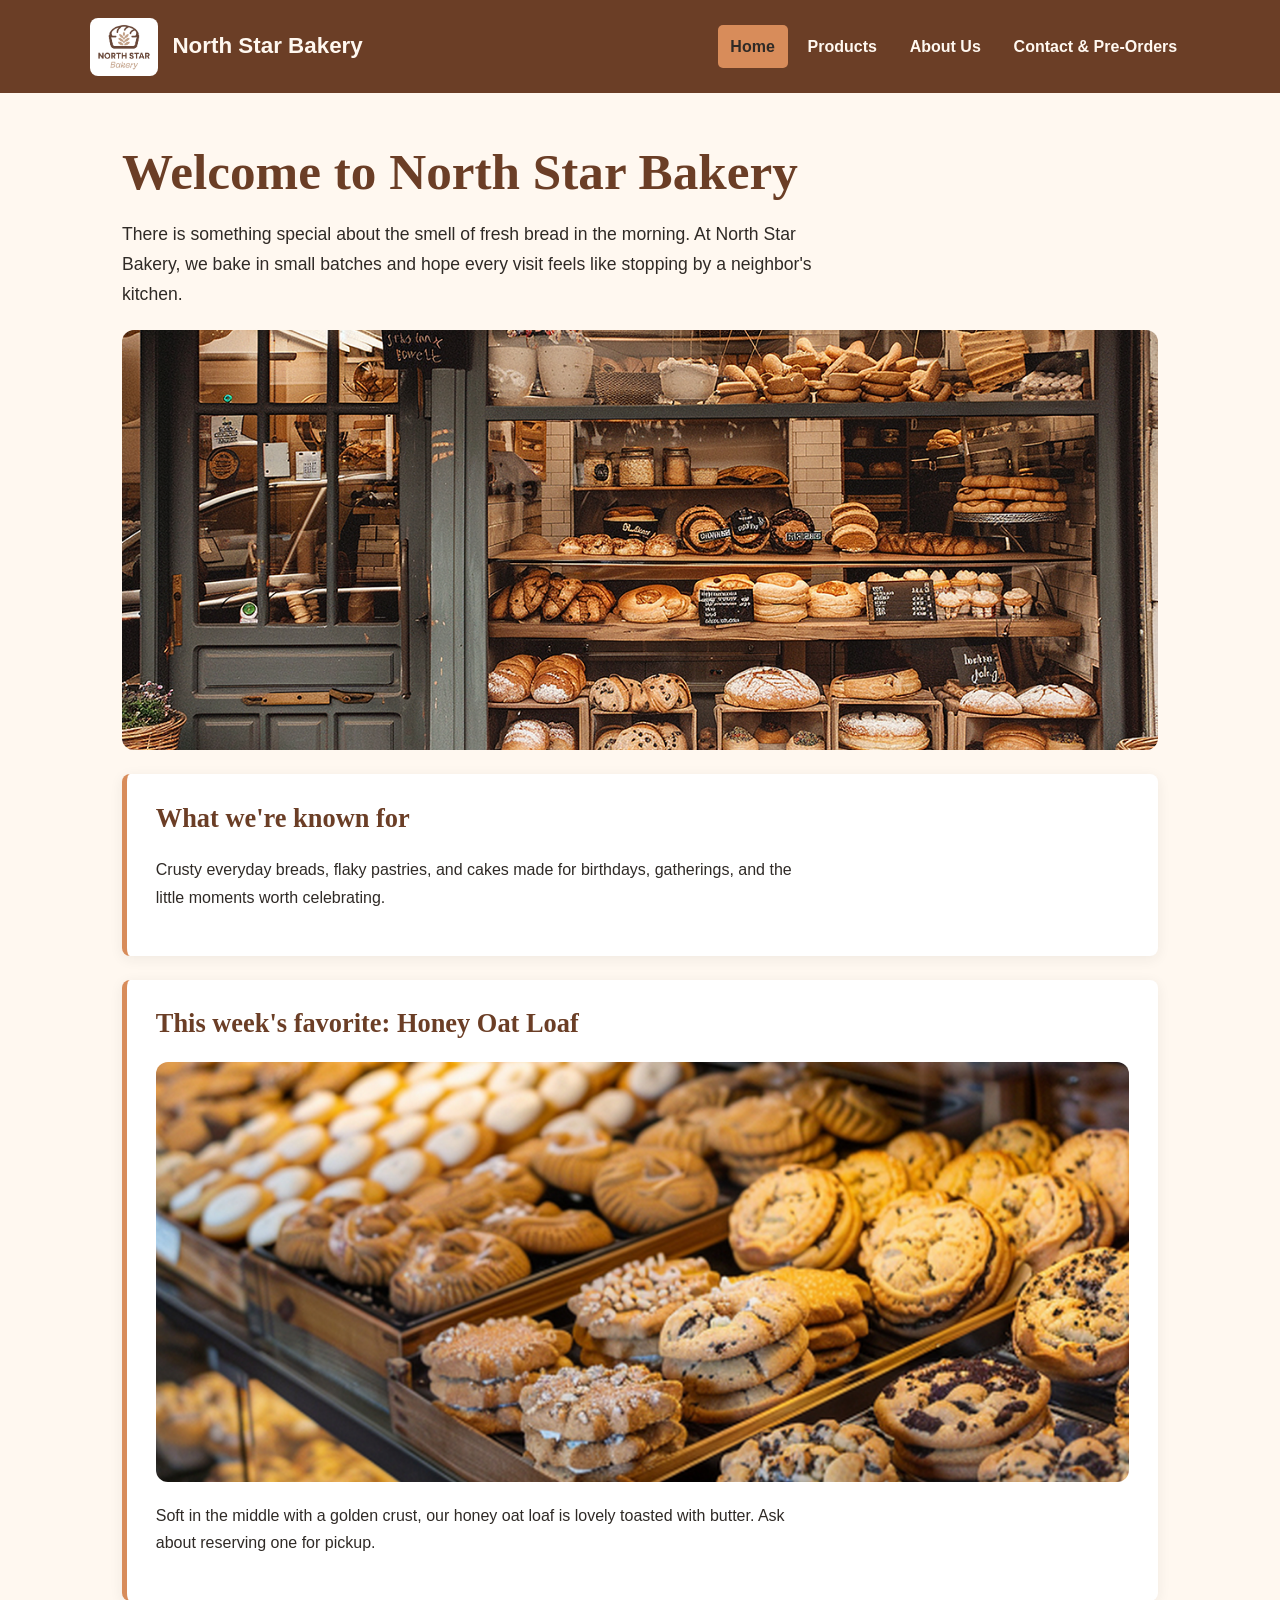
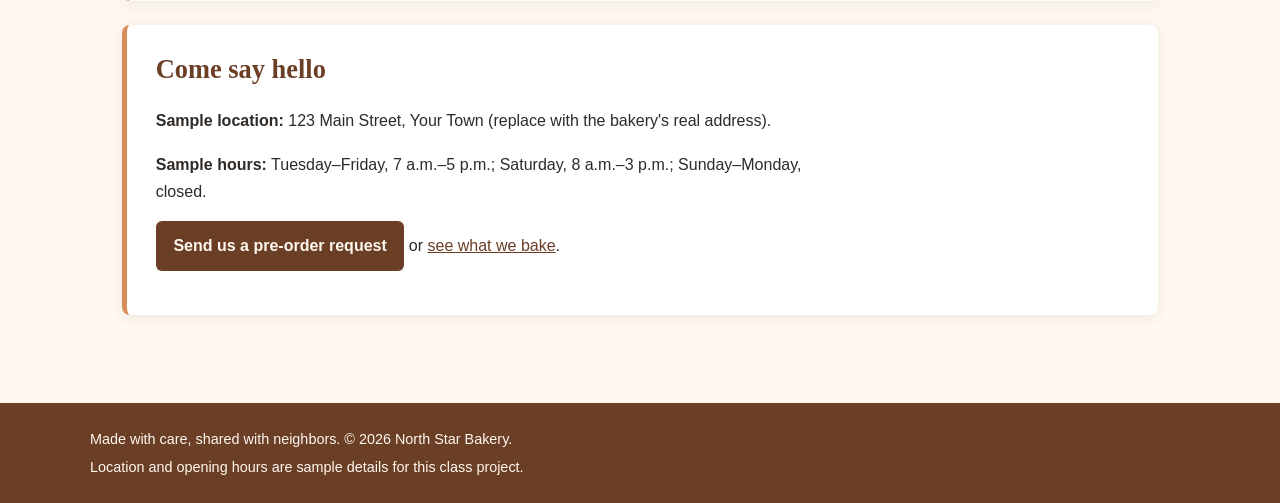
<file: index.html>
<!DOCTYPE html>
<html lang="en">
<head>
  <meta charset="UTF-8">
  <meta name="viewport" content="width=device-width, initial-scale=1.0">

  <title>Home | North Star Bakery</title>

  <link rel="stylesheet" href="styles.css">

  <style>
    .homepage-image {
      display: block;
      max-width: 100%;
      height: auto;
      border-radius: 12px;
      margin: 20px 0;
    }
  </style>
</head>

<body>
  <header>
    <div class="brand">
      <img
        src="assets/bakery-logo_c.png"
        alt="North Star Bakery logo"
        width="90"
      >
      <span>North Star Bakery</span>
    </div>

    <nav aria-label="Main navigation">
      <a href="index.html" aria-current="page">Home</a>
      <a href="products.html">Products</a>
      <a href="about.html">About Us</a>
      <a href="contact.html">Contact &amp; Pre-Orders</a>
    </nav>
  </header>

  <main>
    <h1>Welcome to North Star Bakery</h1>

    <p>
      There is something special about the smell of fresh bread
      in the morning. At North Star Bakery, we bake in small
      batches and hope every visit feels like stopping by a
      neighbor's kitchen.
    </p>

    <img
      class="homepage-image"
      src="assets/bakery-storefront_c.png"
      alt="Front entrance of North Star Bakery, welcoming customers inside"
    >

    <section aria-labelledby="specialties-heading">
      <h2 id="specialties-heading">What we're known for</h2>

      <p>
        Crusty everyday breads, flaky pastries, and cakes made
        for birthdays, gatherings, and the little moments worth
        celebrating.
      </p>
    </section>

    <section aria-labelledby="featured-heading">
      <h2 id="featured-heading">
        This week's favorite: Honey Oat Loaf
      </h2>

      <picture>
        <source
          media="(min-width: 700px)"
          srcset="assets/bakery-feature-large_c.png"
        >
        <img
          class="homepage-image"
          src="assets/bakery-feature-small_c.png"
          alt="Featured freshly baked honey oat loaf on a wooden board"
          loading="lazy"
        >
      </picture>

      <p>
        Soft in the middle with a golden crust, our honey oat
        loaf is lovely toasted with butter. Ask about reserving
        one for pickup.
      </p>
    </section>

    <section aria-labelledby="visit-heading">
      <h2 id="visit-heading">Come say hello</h2>

      <p>
        <strong>Sample location:</strong>
        123 Main Street, Your Town
        (replace with the bakery's real address).
      </p>

      <p>
        <strong>Sample hours:</strong>
        Tuesday–Friday, 7 a.m.–5 p.m.;
        Saturday, 8 a.m.–3 p.m.;
        Sunday–Monday, closed.
      </p>

      <p>
        <a class="cta" href="contact.html">
          Send us a pre-order request
        </a>
        or
        <a href="products.html">see what we bake</a>.
      </p>
    </section>
  </main>

  <footer>
    <p>
      Made with care, shared with neighbors.
      &copy; 2026 North Star Bakery.
    </p>

    <p>
      Location and opening hours are sample details
      for this class project.
    </p>
  </footer>
</body>
</html>
</file>
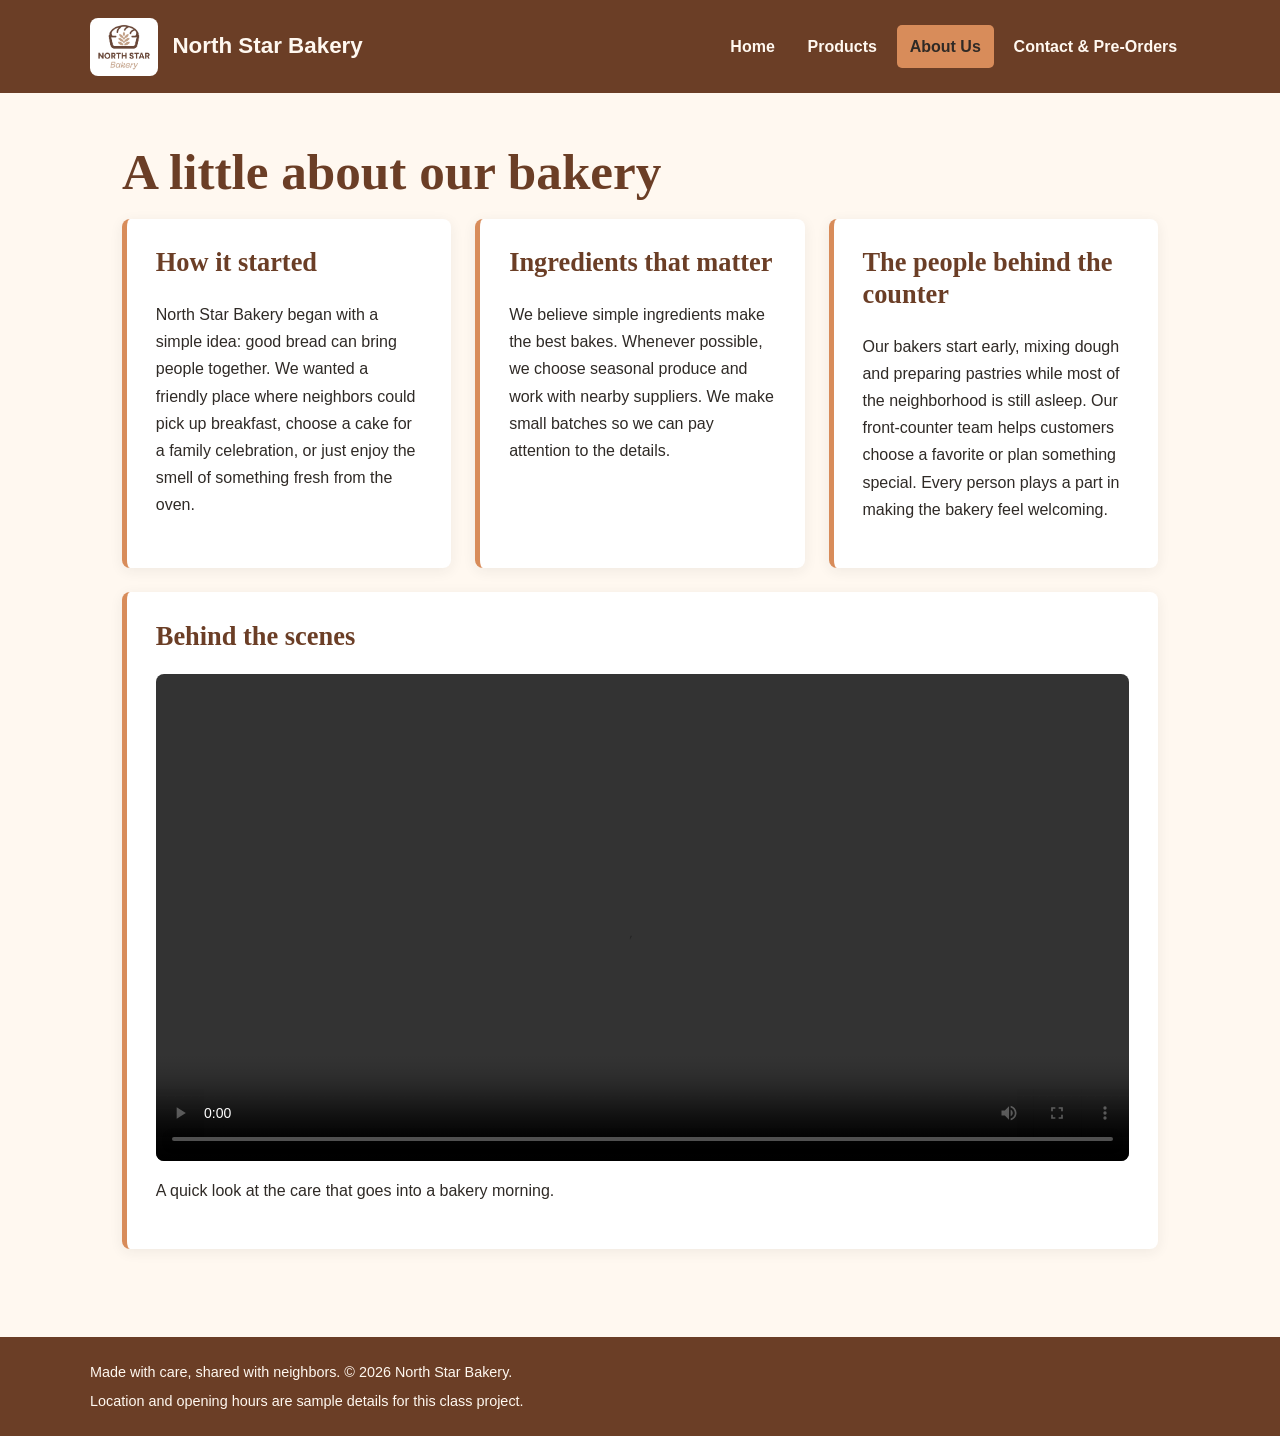
<file: about.html>
<!DOCTYPE html>
<html lang="en">
 <head>
  <meta charset="utf-8"/>
  <meta content="width=device-width, initial-scale=1.0" name="viewport"/>
  <title>
   About Us | North Star Bakery
  </title>
  <link href="styles.css" rel="stylesheet"/>
 </head>
 <body>
  <header>
   <div class="brand">
    <img alt="North Star Bakery logo" src="assets/bakery-logo_c.png" width="90"/>
    <span>
     North Star Bakery
    </span>
   </div>
   <nav aria-label="Main navigation">
    <a href="index.html">
     Home
    </a>
    <a href="products.html">
     Products
    </a>
    <a aria-current="page" href="about.html">
     About Us
    </a>
    <a href="contact.html">
     Contact &amp; Pre-Orders
    </a>
   </nav>
  </header>
  <main>
   <h1>
    A little about our bakery
   </h1>
   <div class="content-grid">
    <section>
     <h2>
      How it started
     </h2>
     <p>
      North Star Bakery began with a simple idea: good bread can bring people together. We wanted a friendly place where neighbors could pick up breakfast, choose a cake for a family celebration, or just enjoy the smell of something fresh from the oven.
     </p>
    </section>
    <section>
     <h2>
      Ingredients that matter
     </h2>
     <p>
      We believe simple ingredients make the best bakes. Whenever possible, we choose seasonal produce and work with nearby suppliers. We make small batches so we can pay attention to the details.
     </p>
    </section>
    <section>
     <h2>
      The people behind the counter
     </h2>
     <p>
      Our bakers start early, mixing dough and preparing pastries while most of the neighborhood is still asleep. Our front-counter team helps customers choose a favorite or plan something special. Every person plays a part in making the bakery feel welcoming.
     </p>
    </section>
   </div>
   <section>
    <h2>
     Behind the scenes
    </h2>
    <video controls width="100%">
  <source src="assets/bakery-behind-scenes_c.mp4" type="video/mp4">
  Your browser does not support video playback.
</video>
    <p>
     A quick look at the care that goes into a bakery morning.
    </p>
   </section>
  </main>
  <footer>
   <p>
    Made with care, shared with neighbors. © 2026 North Star Bakery.
   </p>
   <p>
    Location and opening hours are sample details for this class project.
   </p>
  </footer>
 </body>
</html>
</file>
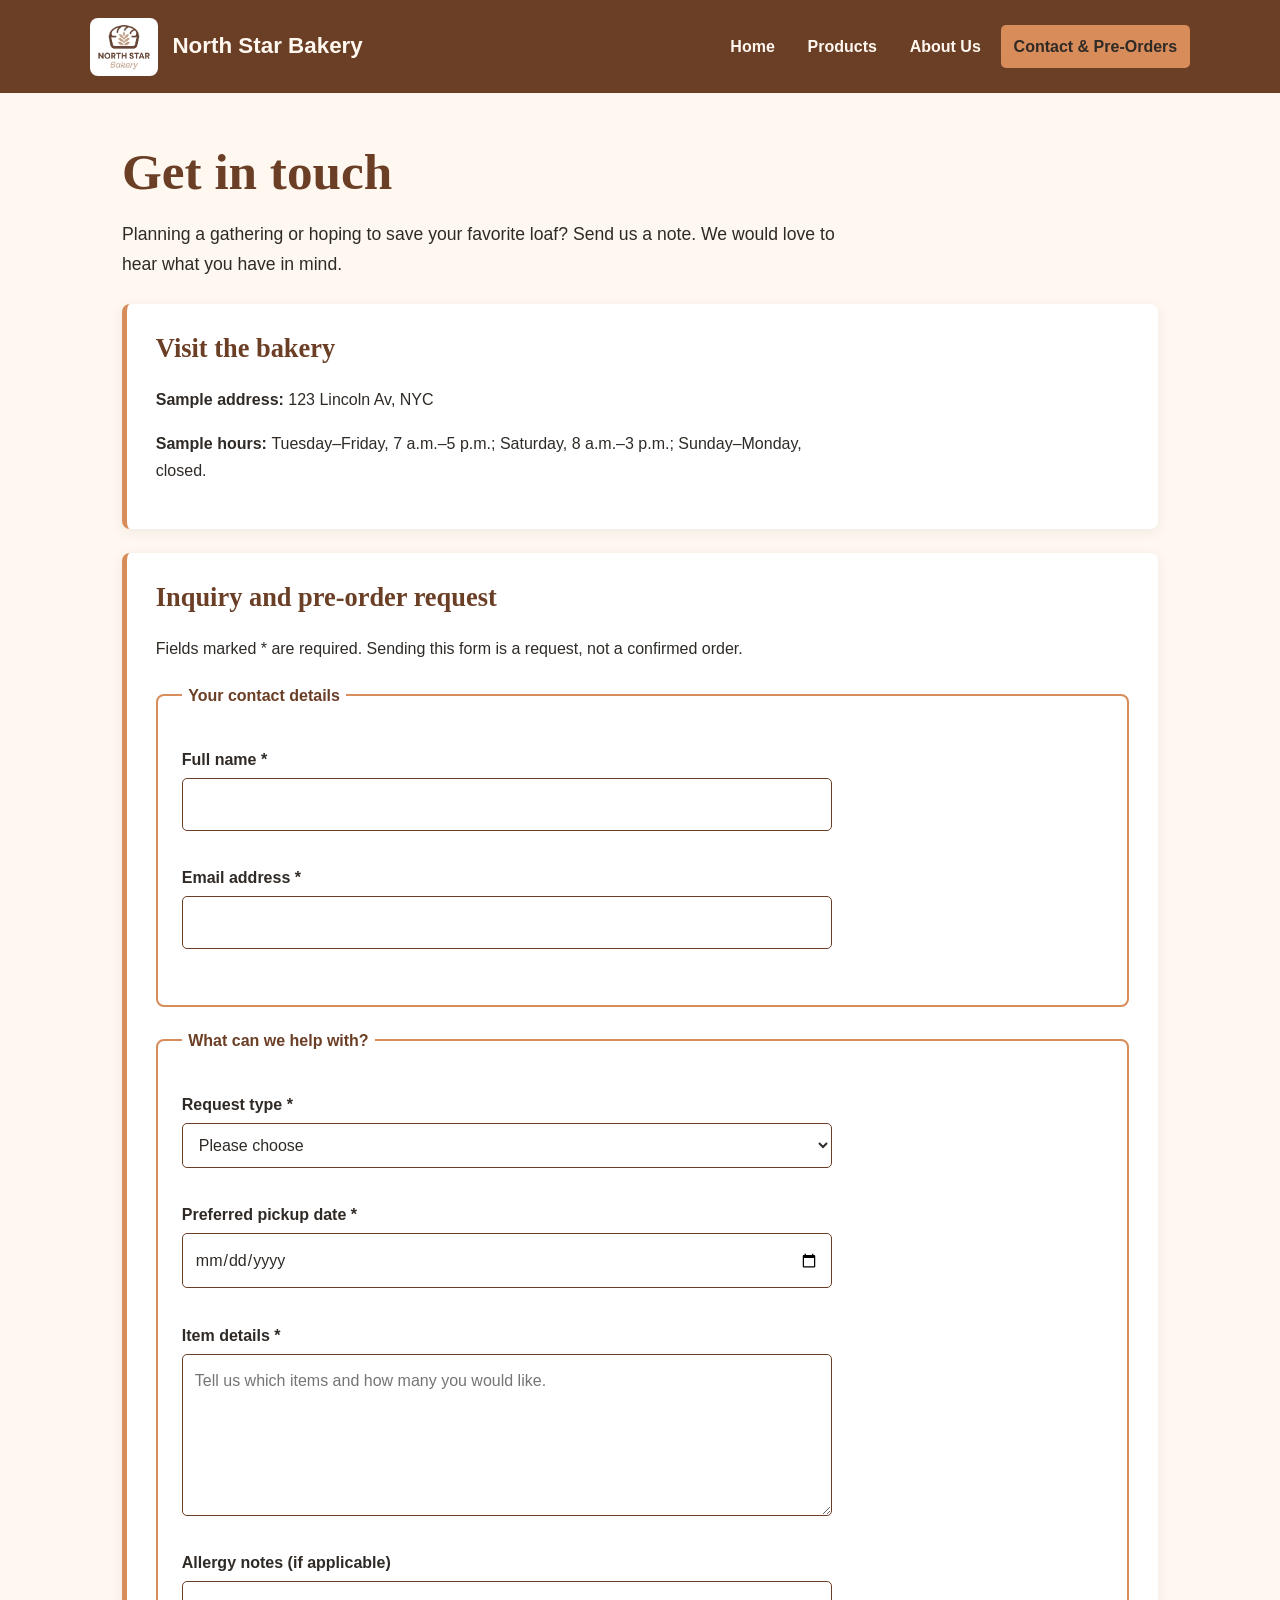
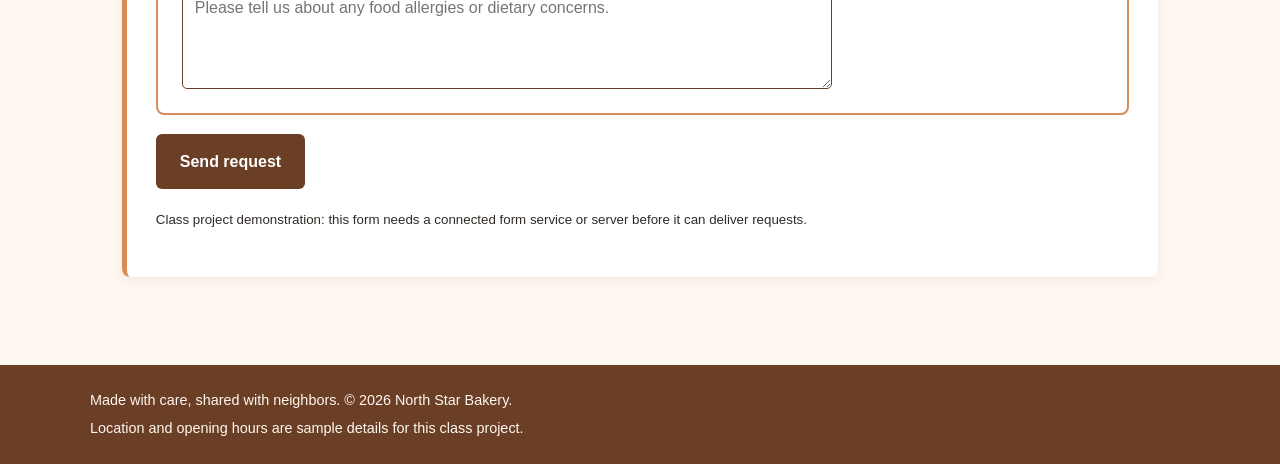
<file: contact.html>
<!DOCTYPE html>

<html lang="en">
<head>
<meta charset="utf-8"/>
<meta content="width=device-width, initial-scale=1.0" name="viewport"/>
<title>
   Contact &amp; Pre-Orders | North Star Bakery
  </title>
<link href="styles.css" rel="stylesheet"/>
</head>
<body>
<header>
<div class="brand">
<img alt="North Star Bakery logo" src="assets/bakery-logo_c.png" width="90"/>
<span>
     North Star Bakery
    </span>
</div>
<nav aria-label="Main navigation">
<a href="index.html">
     Home
    </a>
<a href="products.html">
     Products
    </a>
<a href="about.html">
     About Us
    </a>
<a aria-current="page" href="contact.html">
     Contact &amp; Pre-Orders
    </a>
</nav>
</header>
<main>
<h1>
    Get in touch
   </h1>
<p>
    Planning a gathering or hoping to save your favorite loaf? Send us a note. We would love to hear what you have in mind.
   </p>
<section>
<h2>
     Visit the bakery
    </h2>
<p>
<strong>
      Sample address:
     </strong>
     123 Lincoln Av, NYC
    </p>
<p>
<strong>
      Sample hours:
     </strong>
     Tuesday–Friday, 7 a.m.–5 p.m.; Saturday, 8 a.m.–3 p.m.; Sunday–Monday, closed.
    </p>
</section>
<section>
<h2>
     Inquiry and pre-order request
    </h2>
<p>
     Fields marked * are required. Sending this form is a request, not a confirmed order.
    </p>
<form action="#" id="inquiry-form" method="post" novalidate="novalidate">
<fieldset>
<legend>
       Your contact details
      </legend>
<label for="name">
       Full name *
      </label>
<input aria-describedby="name-error" autocomplete="name" id="name" minlength="2" name="name" required="" type="text"/><span aria-live="polite" class="field-error" id="name-error"></span>
<label for="email">
       Email address *
      </label>
<input aria-describedby="email-error" autocomplete="email" id="email" name="email" required="" type="email"/><span aria-live="polite" class="field-error" id="email-error"></span>
</fieldset>
<fieldset>
<legend>
       What can we help with?
      </legend>
<label for="request">
       Request type *
      </label>
<select aria-describedby="request-error" id="request" name="request_type" required="">
<option value="">
        Please choose
       </option>
<option value="preorder">
        Pre-order
       </option>
<option value="question">
        General question
       </option>
</select><span aria-live="polite" class="field-error" id="request-error"></span>
<label for="pickup">
       Preferred pickup date *
      </label>
<input aria-describedby="pickup-error" id="pickup" name="pickup_date" required="" type="date"/><span aria-live="polite" class="field-error" id="pickup-error"></span>
<label for="details">
       Item details *
      </label>
<textarea aria-describedby="details-error" id="details" minlength="5" name="item_details" placeholder="Tell us which items and how many you would like." required="" rows="5"></textarea><span aria-live="polite" class="field-error" id="details-error"></span>
<label for="allergies">
       Allergy notes (if applicable)
      </label>
<textarea id="allergies" name="allergy_notes" placeholder="Please tell us about any food allergies or dietary concerns." rows="3"></textarea>
</fieldset>
<button type="submit">
      Send request
     </button>
<p>
<small>
       Class project demonstration: this form needs a connected form service or server before it can deliver requests.
      </small>
</p>
<p aria-live="polite" id="form-status" role="status"></p></form>
</section>
</main>
<footer>
<p>
    Made with care, shared with neighbors. © 2026 North Star Bakery.
   </p>
<p>
    Location and opening hours are sample details for this class project.
   </p>
</footer>
<script defer="True" src="script.js"></script></body>
</html>
</file>
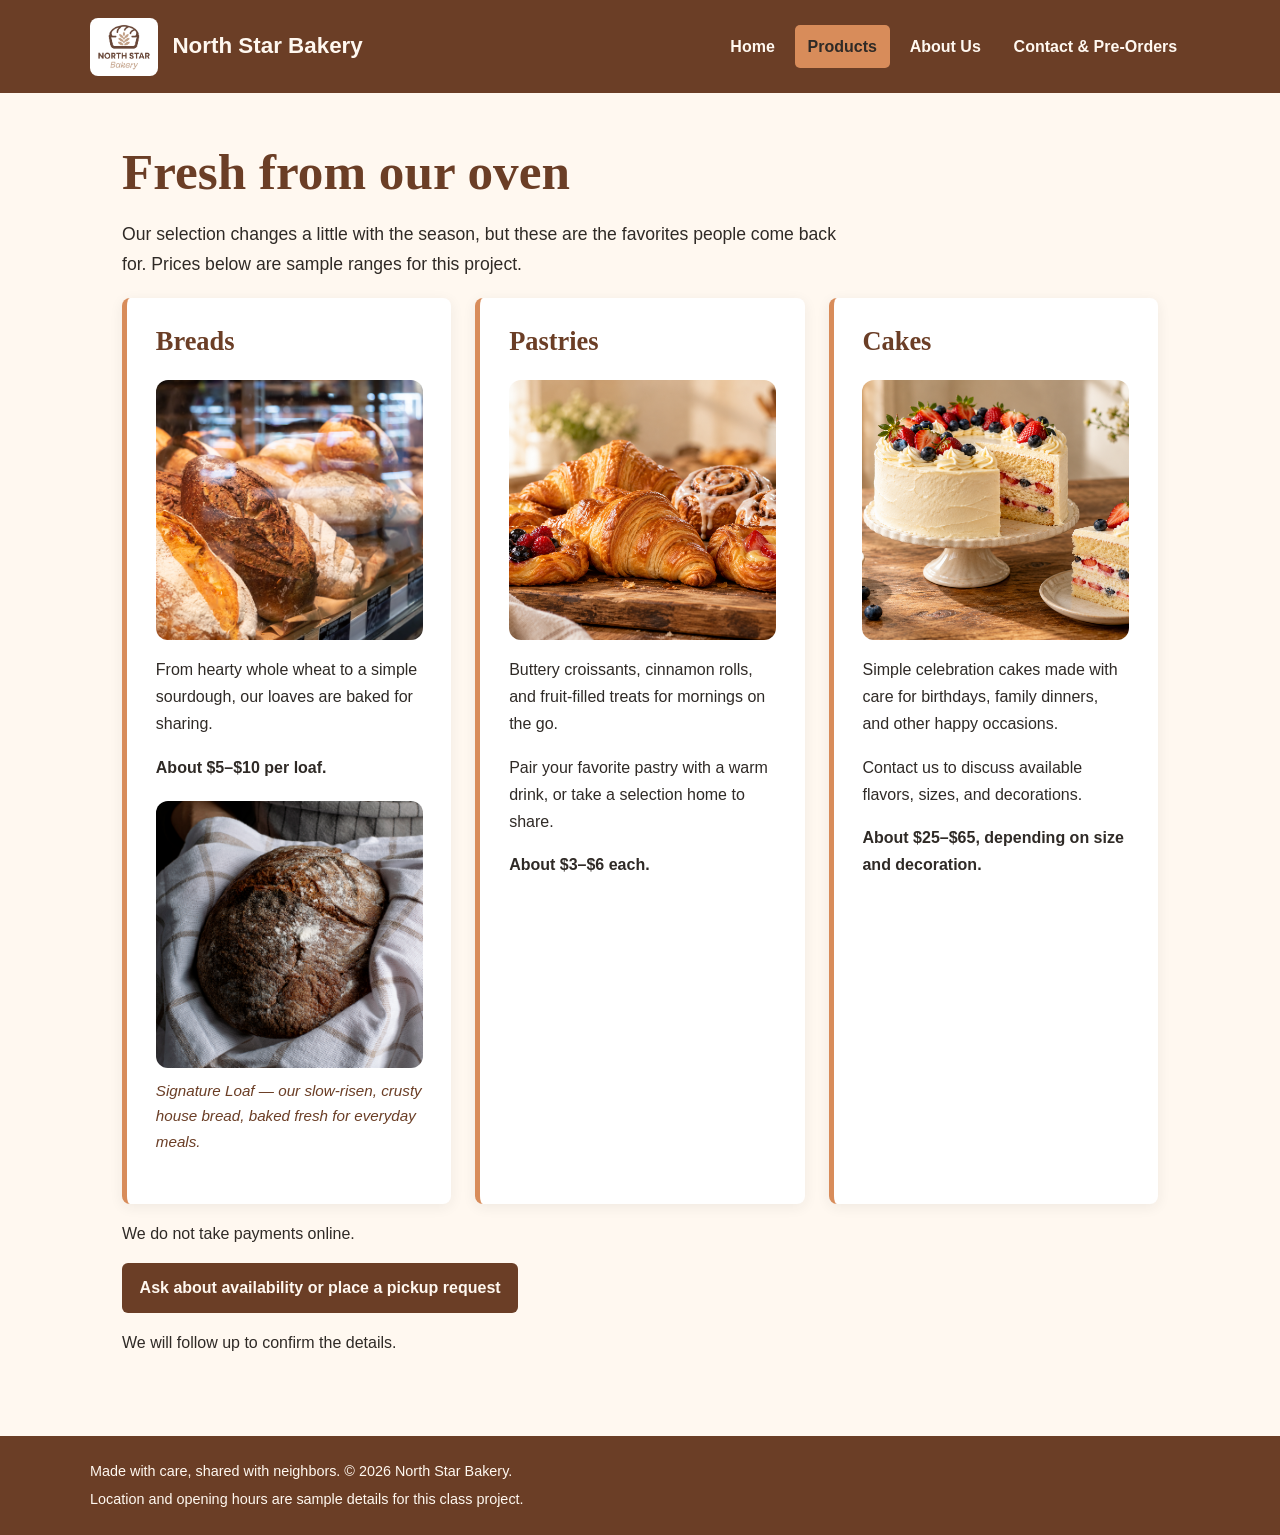
<file: products.html>
<!DOCTYPE html>
<html lang="en">
<head>
  <meta charset="UTF-8">
  <meta name="viewport" content="width=device-width, initial-scale=1.0">

  <title>Products | North Star Bakery</title>

  <link rel="stylesheet" href="styles.css">

  <style>
    .product-image {
      display: block;
      width: 100%;
      height: 260px;
      object-fit: cover;
      border-radius: 12px;
      margin-bottom: 16px;
    }

    .signature-image {
      display: block;
      width: 100%;
      height: auto;
      border-radius: 12px;
    }

    .content-grid figure {
      margin: 20px 0;
    }

    .content-grid figcaption {
      margin-top: 10px;
      font-size: 0.95rem;
    }
  </style>
</head>

<body>
  <header>
    <div class="brand">
      <img
        src="assets/bakery-logo_c.png"
        alt="North Star Bakery logo"
        width="90"
      >
      <span>North Star Bakery</span>
    </div>

    <nav aria-label="Main navigation">
      <a href="index.html">Home</a>
      <a href="products.html" aria-current="page">Products</a>
      <a href="about.html">About Us</a>
      <a href="contact.html">Contact &amp; Pre-Orders</a>
    </nav>
  </header>

  <main>
    <h1>Fresh from our oven</h1>

    <p>
      Our selection changes a little with the season, but these
      are the favorites people come back for. Prices below are
      sample ranges for this project.
    </p>

    <div class="content-grid">

      <!-- BREADS -->
      <section aria-labelledby="breads-heading">
        <h2 id="breads-heading">Breads</h2>

        <img
          class="product-image"
          src="assets/bakery-bread_c.png"
          alt="A selection of freshly baked breads"
        >

        <p>
          From hearty whole wheat to a simple sourdough,
          our loaves are baked for sharing.
        </p>

        <p>
          <strong>About $5–$10 per loaf.</strong>
        </p>

        <figure>
          <img
            class="signature-image"
            src="assets/bakery-signature-loaf_c.png"
            alt="North Star Bakery's signature loaf"
            loading="lazy"
          >

          <figcaption>
            Signature Loaf — our slow-risen, crusty house
            bread, baked fresh for everyday meals.
          </figcaption>
        </figure>
      </section>

      <!-- PASTRIES -->
      <section aria-labelledby="pastries-heading">
        <h2 id="pastries-heading">Pastries</h2>

        <img
          class="product-image"
          src="assets/bakery-pastries_c.png"
          alt="Freshly baked pastries from North Star Bakery"
          loading="lazy"
        >

        <p>
          Buttery croissants, cinnamon rolls, and fruit-filled
          treats for mornings on the go.
        </p>

        <p>
          Pair your favorite pastry with a warm drink,
          or take a selection home to share.
        </p>

        <p>
          <strong>About $3–$6 each.</strong>
        </p>
      </section>

      <!-- CAKES -->
      <section aria-labelledby="cakes-heading">
        <h2 id="cakes-heading">Cakes</h2>

        <img
          class="product-image"
          src="assets/bakery-cake_c.png"
          alt="A celebration cake from North Star Bakery"
          loading="lazy"
        >

        <p>
          Simple celebration cakes made with care for
          birthdays, family dinners, and other happy occasions.
        </p>

        <p>
          Contact us to discuss available flavors,
          sizes, and decorations.
        </p>

        <p>
          <strong>
            About $25–$65, depending on size and decoration.
          </strong>
        </p>
      </section>

    </div>

    <p>We do not take payments online.</p>

    <p>
      <a class="cta" href="contact.html">
        Ask about availability or place a pickup request
      </a>
    </p>

    <p>We will follow up to confirm the details.</p>
  </main>

  <footer>
    <p>
      Made with care, shared with neighbors.
      &copy; 2026 North Star Bakery.
    </p>

    <p>
      Location and opening hours are sample details
      for this class project.
    </p>
  </footer>
</body>
</html>
</file>
<file: styles.css>
/* North Star Bakery: shared, mobile-first design */
:root{--cream:#FFF8F0;--brown:#6B3E26;--peach:#D88C5A;--charcoal:#2F2A26}*{box-sizing:border-box}html{scroll-behavior:smooth}body{margin:0;background:var(--cream);color:var(--charcoal);font-family:Arial,Helvetica,sans-serif;line-height:1.7}a{color:var(--brown)}a:hover{text-decoration-thickness:2px}a:focus-visible,button:focus-visible,input:focus-visible,select:focus-visible,textarea:focus-visible{outline:3px solid var(--brown);outline-offset:3px}header,footer{background:var(--brown);color:var(--cream)}header{padding:1.1rem max(1.1rem,calc((100vw - 1100px)/2))}header a,footer a{color:var(--cream)}.brand{display:flex;align-items:center;gap:.9rem;font-size:1.4rem;font-weight:700;line-height:1.2}.brand img{width:68px;height:auto;max-height:80px;object-fit:contain}nav{display:flex;flex-wrap:wrap;gap:.45rem;margin-top:1rem}nav a{padding:.5rem .8rem;border-radius:5px;text-decoration:none;font-weight:700}nav a:hover,nav a[aria-current=page]{background:var(--peach);color:var(--charcoal)}main{max-width:1100px;margin:0 auto;padding:1.5rem 1.1rem 3rem}h1,h2,h3{font-family:Georgia,'Times New Roman',serif;line-height:1.2;color:var(--brown)}h1{font-size:clamp(2rem,5vw,3.2rem);margin:.5rem 0 1rem}h2{font-size:1.65rem;margin-top:0}p{max-width:75ch}main>p:first-of-type{font-size:1.1rem}section{background:#fff;border-left:5px solid var(--peach);border-radius:8px;padding:1.25rem;margin:1.5rem 0;box-shadow:0 3px 14px #2f2a2612}img,video{display:block;max-width:100%;height:auto;border-radius:8px}main>img, picture img{width:100%;max-height:420px;object-fit:cover}picture{display:block}figure{margin:1.3rem 0}figure img{width:100%;max-height:440px;object-fit:cover}figcaption{margin-top:.5rem;font-size:.95rem;font-style:italic;color:var(--brown)}.content-grid{display:flex;flex-direction:column;gap:1rem}.content-grid>section{flex:1;margin:0}.cta{display:inline-block;background:var(--brown);color:var(--cream);padding:.7rem 1.1rem;border-radius:6px;font-weight:bold;text-decoration:none}.cta:hover{background:var(--peach);color:var(--charcoal)}fieldset{border:2px solid var(--peach);border-radius:8px;margin:1.2rem 0;padding:1rem}legend{font-weight:bold;color:var(--brown);padding:0 .4rem}label{display:block;margin-top:.8rem;font-weight:bold}input,select,textarea{display:block;width:100%;max-width:650px;margin-top:.3rem;padding:.75rem;border:1px solid var(--brown);border-radius:5px;font:inherit;background:white;color:var(--charcoal)}button{background:var(--brown);color:white;border:0;padding:.85rem 1.5rem;border-radius:6px;font:inherit;font-weight:bold;cursor:pointer}button:hover{background:var(--peach);color:var(--charcoal)}footer{padding:1.2rem max(1.1rem,calc((100vw - 1100px)/2));font-size:.9rem}footer p{margin:.25rem 0}@media(min-width:760px){header{display:flex;align-items:center;justify-content:space-between;gap:2rem}nav{margin:0;justify-content:flex-end}main{padding:2.5rem 2rem 4rem}.content-grid{flex-direction:row;align-items:stretch;gap:1.5rem}section{padding:1.8rem}fieldset{padding:1.5rem}}@media(prefers-reduced-motion:reduce){html{scroll-behavior:auto}}

/* Touchstone 4: interactive favorites and inline form feedback */
.favorites-panel{background:#fff8f0;border:2px solid #d88c5a;border-radius:12px;padding:1.25rem;margin:1.5rem 0}.favorite-actions{display:flex;flex-wrap:wrap;gap:.65rem}.favorite-actions button,.quiet-button{cursor:pointer;padding:.7rem 1rem;border-radius:8px;border:1px solid #6b3e26;background:#6b3e26;color:white}.favorite-actions button[aria-pressed="true"]{background:#fff8f0;color:#6b3e26}.quiet-button{background:transparent;color:#6b3e26;margin-top:.5rem}#favorite-list{padding-left:1.5rem}.field-error{display:block;color:#9c2424;font-size:.9rem;font-weight:700;min-height:1.1rem;margin:.2rem 0 .7rem}input[aria-invalid="true"],select[aria-invalid="true"],textarea[aria-invalid="true"]{border:2px solid #9c2424}#form-status{font-weight:700}button:focus-visible,a:focus-visible,input:focus-visible{outline:3px solid #d88c5a;outline-offset:3px}
</file>
